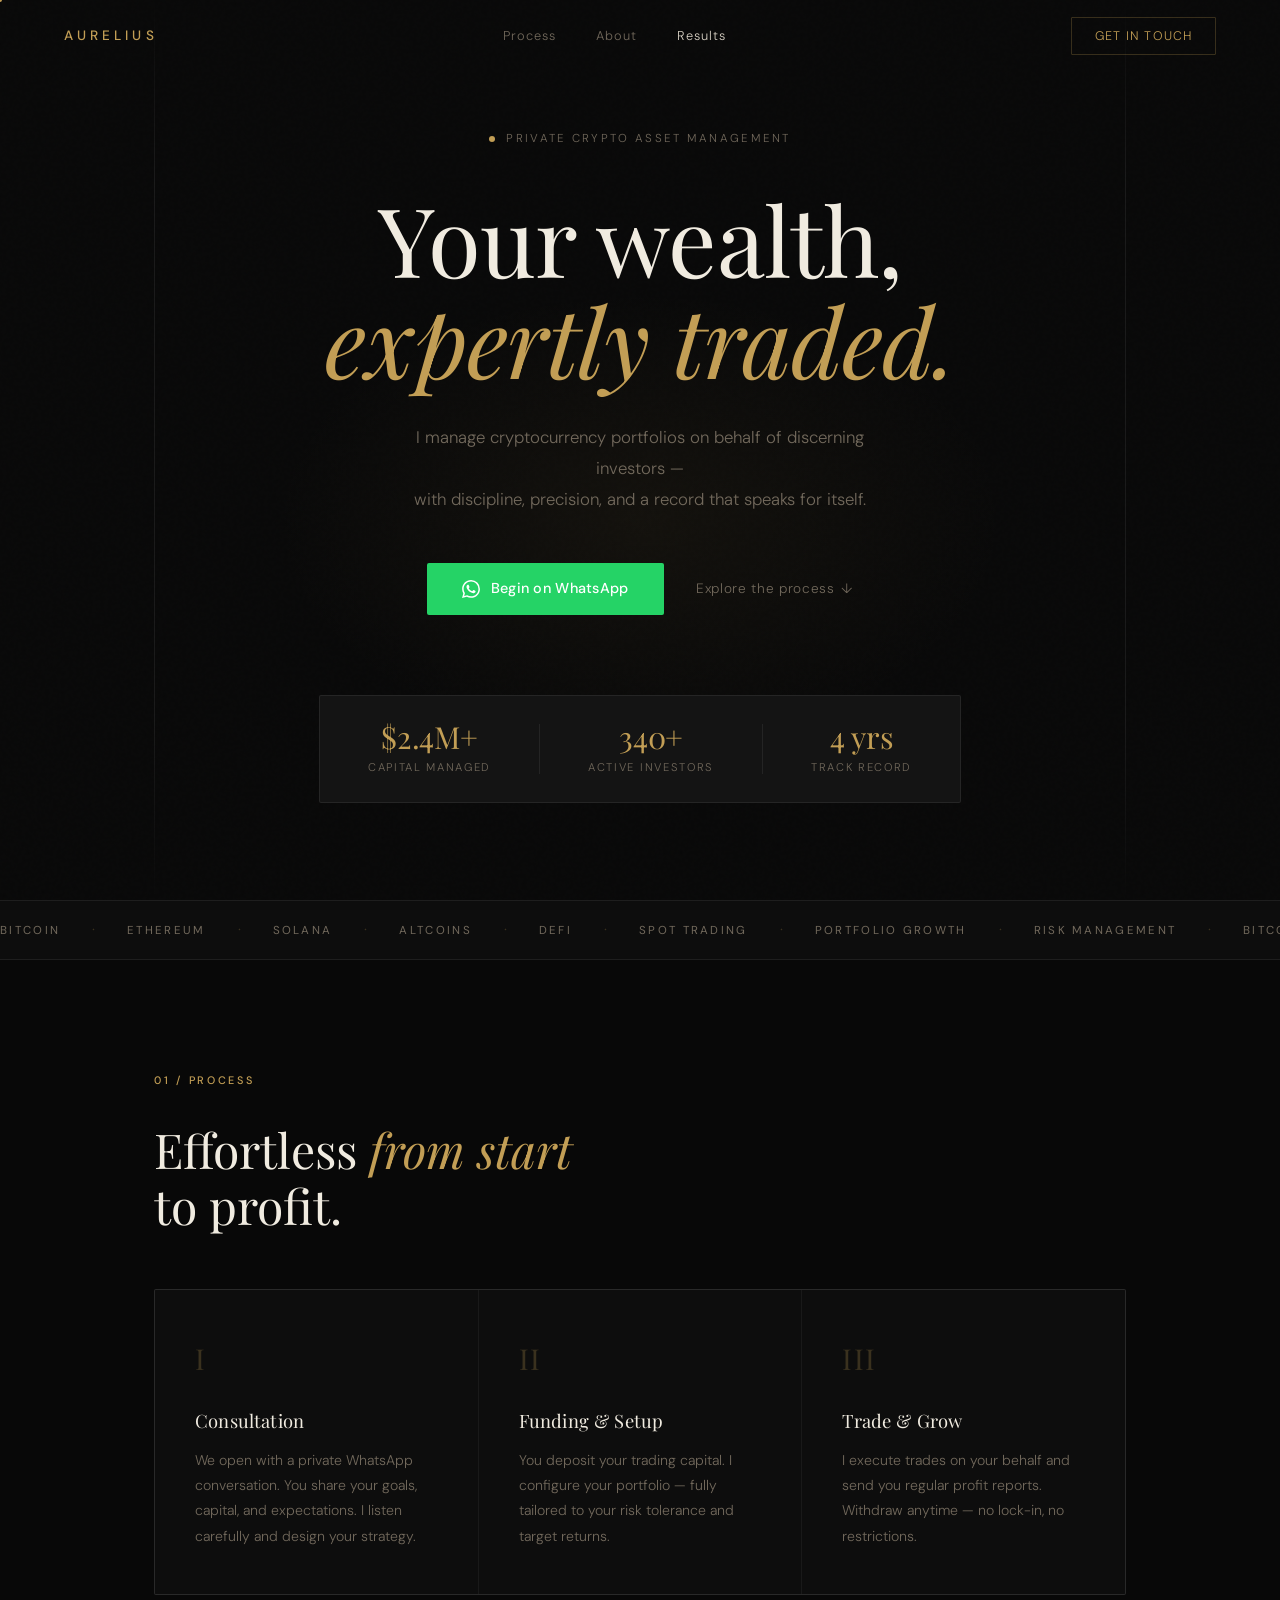
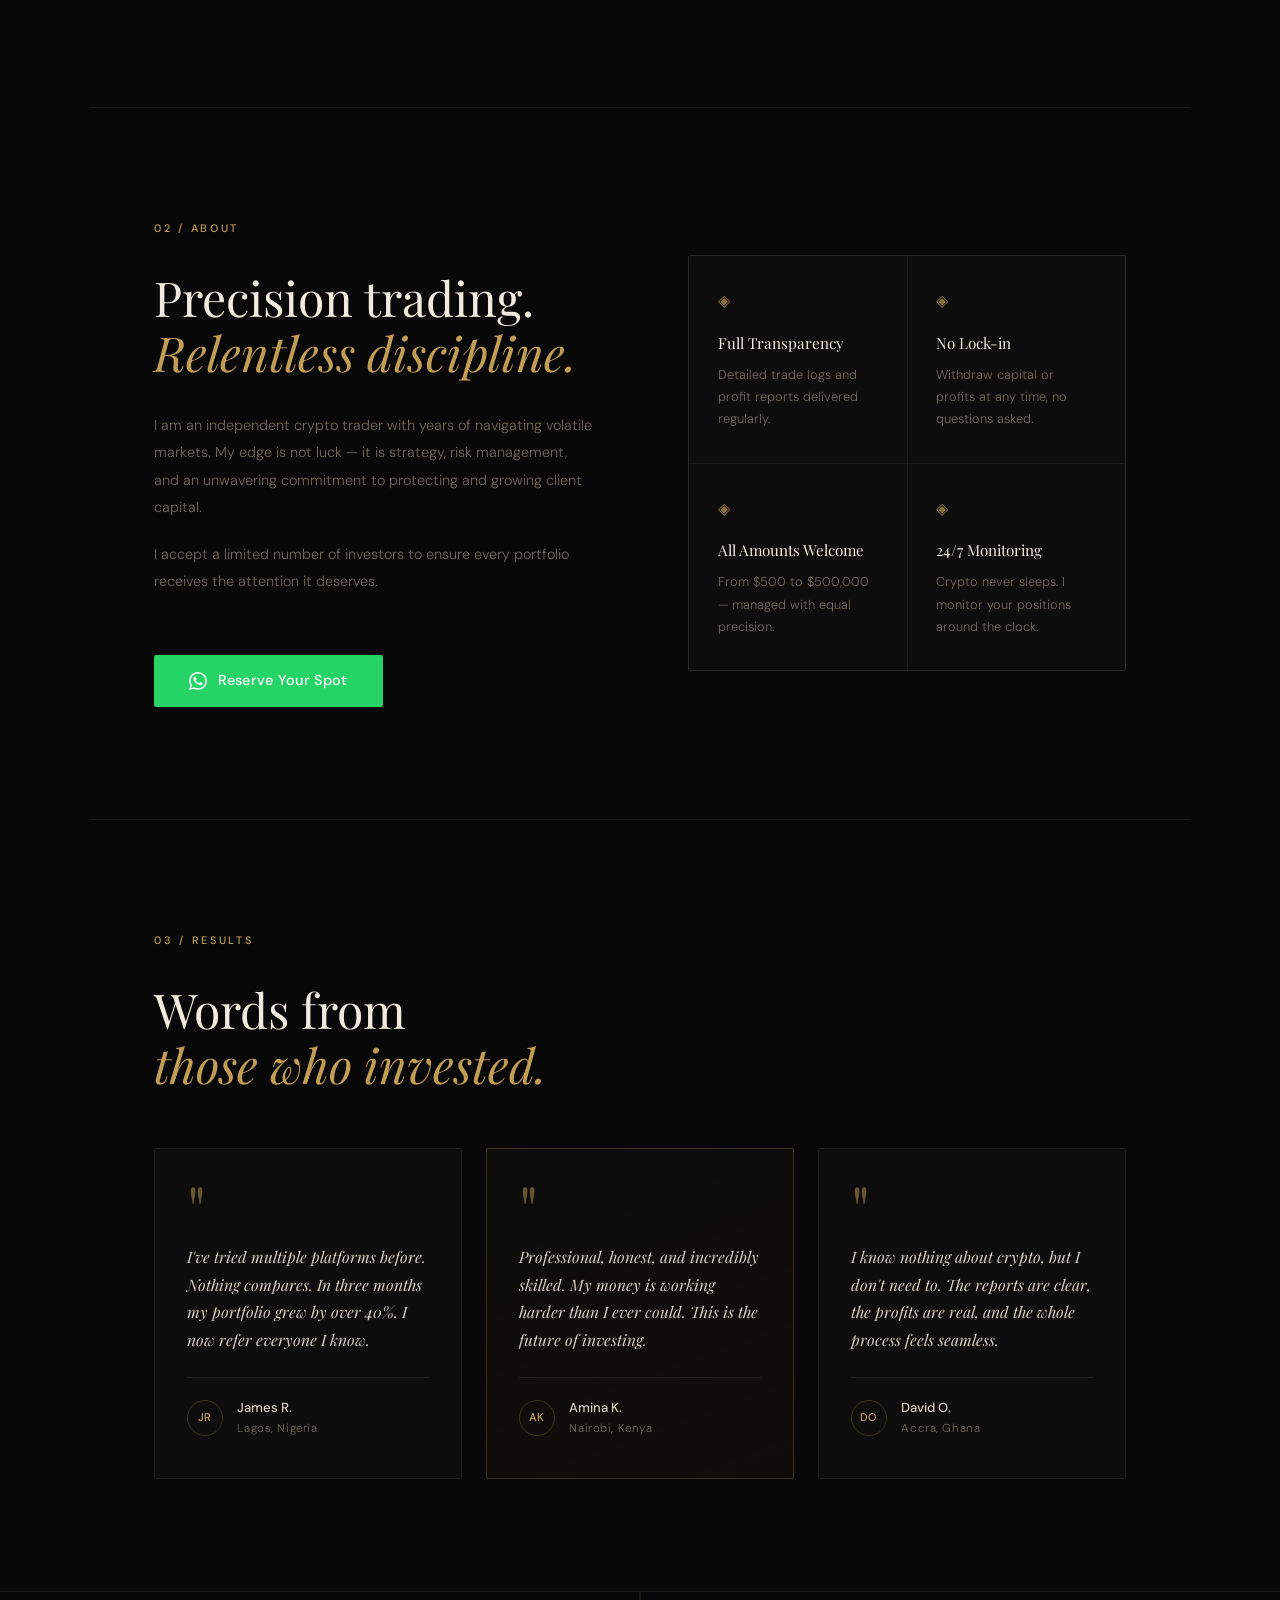
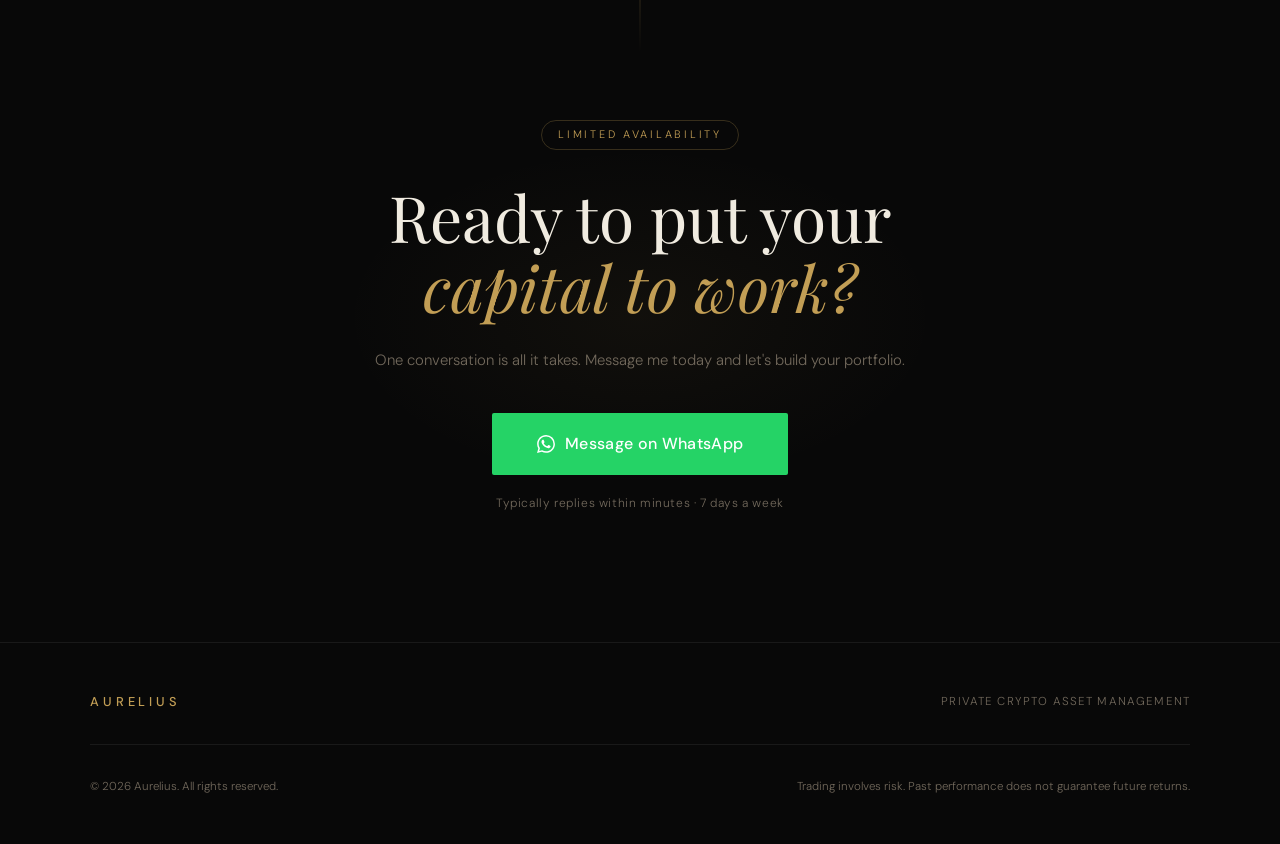
<file: jay.html>
<!DOCTYPE html>
<html lang="en">
<head>
  <meta charset="UTF-8"/>
  <meta name="viewport" content="width=device-width, initial-scale=1.0"/>
  <title>Aurelius — Private Crypto Management</title>
  <link rel="preconnect" href="https://fonts.googleapis.com"/>
  <link href="https://fonts.googleapis.com/css2?family=Playfair+Display:ital,wght@0,400;0,500;1,400&family=DM+Sans:wght@300;400;500&display=swap" rel="stylesheet"/>
  <link rel="stylesheet" href="jay.css"/>
</head>
<body>

  <div class="cursor" id="cursor"></div>
  <div class="cursor-dot" id="cursorDot"></div>

  <!-- NAV -->
  <nav id="navbar">
    <div class="nav-inner">
      <div class="nav-logo">AURELIUS</div>
      <div class="nav-links">
        <a href="#process">Process</a>
        <a href="#about">About</a>
        <a href="#results">Results</a>
      </div>
      <a class="nav-contact" href="https://wa.me/19292439896?text=Hello%2C%20I%27d%20like%20to%20discuss%20crypto%20investment." target="_blank">
        Get in Touch
      </a>
    </div>
  </nav>

  <!-- HERO -->
  <section class="hero">
    <div class="hero-vline left"></div>
    <div class="hero-vline right"></div>

    <div class="hero-eyebrow animate-1">
      <span class="pulse-dot"></span>
      Private Crypto Asset Management
    </div>

    <h1 class="hero-title animate-2">
      Your wealth,<br/><em>expertly traded.</em>
    </h1>

    <p class="hero-desc animate-3">
      I manage cryptocurrency portfolios on behalf of discerning investors —<br class="br-hide"/>
      with discipline, precision, and a record that speaks for itself.
    </p>

    <div class="hero-actions animate-4">
      <a href="https://wa.me/19292439896?text=Hello%2C%20I%27d%20like%20to%20discuss%20crypto%20investment." target="_blank" class="btn-wa">
        <svg viewBox="0 0 24 24" fill="currentColor"><path d="M17.472 14.382c-.297-.149-1.758-.867-2.03-.967-.273-.099-.471-.148-.67.15-.197.297-.767.966-.94 1.164-.173.199-.347.223-.644.075-.297-.15-1.255-.463-2.39-1.475-.883-.788-1.48-1.761-1.653-2.059-.173-.297-.018-.458.13-.606.134-.133.298-.347.446-.52.149-.174.198-.298.298-.497.099-.198.05-.371-.025-.52-.075-.149-.669-1.612-.916-2.207-.242-.579-.487-.5-.669-.51a12.8 12.8 0 00-.57-.01c-.198 0-.52.074-.792.372-.272.297-1.04 1.016-1.04 2.479 0 1.462 1.065 2.875 1.213 3.074.149.198 2.096 3.2 5.077 4.487.709.306 1.262.489 1.694.625.712.227 1.36.195 1.871.118.571-.085 1.758-.719 2.006-1.413.248-.694.248-1.289.173-1.413-.074-.124-.272-.198-.57-.347m-5.421 7.403h-.004a9.87 9.87 0 01-5.031-1.378l-.361-.214-3.741.982.998-3.648-.235-.374a9.86 9.86 0 01-1.51-5.26c.001-5.45 4.436-9.884 9.888-9.884 2.64 0 5.122 1.03 6.988 2.898a9.825 9.825 0 012.893 6.994c-.003 5.45-4.437 9.884-9.885 9.884m8.413-18.297A11.815 11.815 0 0012.05 0C5.495 0 .16 5.335.157 11.892c0 2.096.547 4.142 1.588 5.945L.057 24l6.305-1.654a11.882 11.882 0 005.683 1.448h.005c6.554 0 11.89-5.335 11.893-11.893a11.821 11.821 0 00-3.48-8.413z"/></svg>
        Begin on WhatsApp
      </a>
      <a href="#process" class="btn-text">Explore the process <span>↓</span></a>
    </div>

    <div class="hero-metrics animate-5">
      <div class="metric">
        <div class="metric-val">$2.4M+</div>
        <div class="metric-lbl">Capital Managed</div>
      </div>
      <div class="metric-sep"></div>
      <div class="metric">
        <div class="metric-val">340+</div>
        <div class="metric-lbl">Active Investors</div>
      </div>
      <div class="metric-sep"></div>
      <div class="metric">
        <div class="metric-val">4 yrs</div>
        <div class="metric-lbl">Track Record</div>
      </div>
    </div>
  </section>

  <!-- TICKER -->
  <div class="ticker">
    <div class="ticker-track">
      <span>Bitcoin</span><em>·</em><span>Ethereum</span><em>·</em><span>Solana</span><em>·</em><span>Altcoins</span><em>·</em><span>DeFi</span><em>·</em><span>Spot Trading</span><em>·</em><span>Portfolio Growth</span><em>·</em><span>Risk Management</span><em>·</em>
      <span>Bitcoin</span><em>·</em><span>Ethereum</span><em>·</em><span>Solana</span><em>·</em><span>Altcoins</span><em>·</em><span>DeFi</span><em>·</em><span>Spot Trading</span><em>·</em><span>Portfolio Growth</span><em>·</em><span>Risk Management</span><em>·</em>
    </div>
  </div>

  <!-- PROCESS -->
  <section id="process" class="section">
    <div class="s-label">01 / Process</div>
    <h2 class="s-title" data-reveal>Effortless <em>from start</em><br/>to profit.</h2>

    <div class="steps-wrap">
      <div class="step-card" data-reveal>
        <div class="step-n">I</div>
        <div class="step-body">
          <h3>Consultation</h3>
          <p>We open with a private WhatsApp conversation. You share your goals, capital, and expectations. I listen carefully and design your strategy.</p>
        </div>
      </div>
      <div class="step-card" data-reveal>
        <div class="step-n">II</div>
        <div class="step-body">
          <h3>Funding &amp; Setup</h3>
          <p>You deposit your trading capital. I configure your portfolio — fully tailored to your risk tolerance and target returns.</p>
        </div>
      </div>
      <div class="step-card" data-reveal>
        <div class="step-n">III</div>
        <div class="step-body">
          <h3>Trade &amp; Grow</h3>
          <p>I execute trades on your behalf and send you regular profit reports. Withdraw anytime — no lock-in, no restrictions.</p>
        </div>
      </div>
    </div>
  </section>

  <div class="divider"></div>

  <!-- ABOUT -->
  <section id="about" class="section about-s">
    <div class="about-left" data-reveal>
      <div class="s-label">02 / About</div>
      <h2 class="s-title">Precision trading.<br/><em>Relentless discipline.</em></h2>
      <p>I am an independent crypto trader with years of navigating volatile markets. My edge is not luck — it is strategy, risk management, and an unwavering commitment to protecting and growing client capital.</p>
      <p>I accept a limited number of investors to ensure every portfolio receives the attention it deserves.</p>
      <a href="https://wa.me/19292439896?text=Hello%2C%20I%27d%20like%20to%20discuss%20crypto%20investment." target="_blank" class="btn-wa mt-btn">
        <svg viewBox="0 0 24 24" fill="currentColor"><path d="M17.472 14.382c-.297-.149-1.758-.867-2.03-.967-.273-.099-.471-.148-.67.15-.197.297-.767.966-.94 1.164-.173.199-.347.223-.644.075-.297-.15-1.255-.463-2.39-1.475-.883-.788-1.48-1.761-1.653-2.059-.173-.297-.018-.458.13-.606.134-.133.298-.347.446-.52.149-.174.198-.298.298-.497.099-.198.05-.371-.025-.52-.075-.149-.669-1.612-.916-2.207-.242-.579-.487-.5-.669-.51a12.8 12.8 0 00-.57-.01c-.198 0-.52.074-.792.372-.272.297-1.04 1.016-1.04 2.479 0 1.462 1.065 2.875 1.213 3.074.149.198 2.096 3.2 5.077 4.487.709.306 1.262.489 1.694.625.712.227 1.36.195 1.871.118.571-.085 1.758-.719 2.006-1.413.248-.694.248-1.289.173-1.413-.074-.124-.272-.198-.57-.347m-5.421 7.403h-.004a9.87 9.87 0 01-5.031-1.378l-.361-.214-3.741.982.998-3.648-.235-.374a9.86 9.86 0 01-1.51-5.26c.001-5.45 4.436-9.884 9.888-9.884 2.64 0 5.122 1.03 6.988 2.898a9.825 9.825 0 012.893 6.994c-.003 5.45-4.437 9.884-9.885 9.884m8.413-18.297A11.815 11.815 0 0012.05 0C5.495 0 .16 5.335.157 11.892c0 2.096.547 4.142 1.588 5.945L.057 24l6.305-1.654a11.882 11.882 0 005.683 1.448h.005c6.554 0 11.89-5.335 11.893-11.893a11.821 11.821 0 00-3.48-8.413z"/></svg>
        Reserve Your Spot
      </a>
    </div>
    <div class="about-right" data-reveal>
      <div class="pillar" data-reveal>
        <div class="pillar-sym">◈</div>
        <h4>Full Transparency</h4>
        <p>Detailed trade logs and profit reports delivered regularly.</p>
      </div>
      <div class="pillar" data-reveal>
        <div class="pillar-sym">◈</div>
        <h4>No Lock-in</h4>
        <p>Withdraw capital or profits at any time, no questions asked.</p>
      </div>
      <div class="pillar" data-reveal>
        <div class="pillar-sym">◈</div>
        <h4>All Amounts Welcome</h4>
        <p>From $500 to $500,000 — managed with equal precision.</p>
      </div>
      <div class="pillar" data-reveal>
        <div class="pillar-sym">◈</div>
        <h4>24/7 Monitoring</h4>
        <p>Crypto never sleeps. I monitor your positions around the clock.</p>
      </div>
    </div>
  </section>

  <div class="divider"></div>

  <!-- TESTIMONIALS -->
  <section id="results" class="section">
    <div class="s-label">03 / Results</div>
    <h2 class="s-title" data-reveal>Words from<br/><em>those who invested.</em></h2>
    <div class="t-grid">
      <div class="t-card" data-reveal>
        <div class="t-mark">"</div>
        <p>I've tried multiple platforms before. Nothing compares. In three months my portfolio grew by over 40%. I now refer everyone I know.</p>
        <div class="t-author">
          <div class="t-initials">JR</div>
          <div>
            <div class="t-name">James R.</div>
            <div class="t-loc">Lagos, Nigeria</div>
          </div>
        </div>
      </div>
      <div class="t-card t-featured" data-reveal>
        <div class="t-mark">"</div>
        <p>Professional, honest, and incredibly skilled. My money is working harder than I ever could. This is the future of investing.</p>
        <div class="t-author">
          <div class="t-initials">AK</div>
          <div>
            <div class="t-name">Amina K.</div>
            <div class="t-loc">Nairobi, Kenya</div>
          </div>
        </div>
      </div>
      <div class="t-card" data-reveal>
        <div class="t-mark">"</div>
        <p>I know nothing about crypto, but I don't need to. The reports are clear, the profits are real, and the whole process feels seamless.</p>
        <div class="t-author">
          <div class="t-initials">DO</div>
          <div>
            <div class="t-name">David O.</div>
            <div class="t-loc">Accra, Ghana</div>
          </div>
        </div>
      </div>
    </div>
  </section>

  <!-- CTA -->
  <section class="cta-s">
    <div class="cta-inner">
      <div class="cta-tag" data-reveal>Limited Availability</div>
      <h2 class="cta-heading" data-reveal>Ready to put your<br/><em>capital to work?</em></h2>
      <p class="cta-body" data-reveal>One conversation is all it takes. Message me today and let's build your portfolio.</p>
      <a href="https://wa.me/19292439896?text=Hello%2C%20I%27d%20like%20to%20discuss%20crypto%20investment." target="_blank" class="btn-wa btn-wa-lg" data-reveal>
        <svg viewBox="0 0 24 24" fill="currentColor"><path d="M17.472 14.382c-.297-.149-1.758-.867-2.03-.967-.273-.099-.471-.148-.67.15-.197.297-.767.966-.94 1.164-.173.199-.347.223-.644.075-.297-.15-1.255-.463-2.39-1.475-.883-.788-1.48-1.761-1.653-2.059-.173-.297-.018-.458.13-.606.134-.133.298-.347.446-.52.149-.174.198-.298.298-.497.099-.198.05-.371-.025-.52-.075-.149-.669-1.612-.916-2.207-.242-.579-.487-.5-.669-.51a12.8 12.8 0 00-.57-.01c-.198 0-.52.074-.792.372-.272.297-1.04 1.016-1.04 2.479 0 1.462 1.065 2.875 1.213 3.074.149.198 2.096 3.2 5.077 4.487.709.306 1.262.489 1.694.625.712.227 1.36.195 1.871.118.571-.085 1.758-.719 2.006-1.413.248-.694.248-1.289.173-1.413-.074-.124-.272-.198-.57-.347m-5.421 7.403h-.004a9.87 9.87 0 01-5.031-1.378l-.361-.214-3.741.982.998-3.648-.235-.374a9.86 9.86 0 01-1.51-5.26c.001-5.45 4.436-9.884 9.888-9.884 2.64 0 5.122 1.03 6.988 2.898a9.825 9.825 0 012.893 6.994c-.003 5.45-4.437 9.884-9.885 9.884m8.413-18.297A11.815 11.815 0 0012.05 0C5.495 0 .16 5.335.157 11.892c0 2.096.547 4.142 1.588 5.945L.057 24l6.305-1.654a11.882 11.882 0 005.683 1.448h.005c6.554 0 11.89-5.335 11.893-11.893a11.821 11.821 0 00-3.48-8.413z"/></svg>
        Message on WhatsApp
      </a>
      <p class="cta-note" data-reveal>Typically replies within minutes · 7 days a week</p>
    </div>
  </section>

  <!-- FOOTER -->
  <footer class="footer">
    <div class="footer-top">
      <div class="footer-brand">AURELIUS</div>
      <div class="footer-tag">Private Crypto Asset Management</div>
    </div>
    <div class="footer-bot">
      <span>© 2026 Aurelius. All rights reserved.</span>
      <span>Trading involves risk. Past performance does not guarantee future returns.</span>
    </div>
  </footer>

  <!-- FLOATING WA -->
  <a href="https://wa.me/19292439896?text=Hello%2C%20I%27d%20like%20to%20discuss%20crypto%20investment." target="_blank" class="float-wa" title="WhatsApp">
    <svg viewBox="0 0 24 24" fill="white"><path d="M17.472 14.382c-.297-.149-1.758-.867-2.03-.967-.273-.099-.471-.148-.67.15-.197.297-.767.966-.94 1.164-.173.199-.347.223-.644.075-.297-.15-1.255-.463-2.39-1.475-.883-.788-1.48-1.761-1.653-2.059-.173-.297-.018-.458.13-.606.134-.133.298-.347.446-.52.149-.174.198-.298.298-.497.099-.198.05-.371-.025-.52-.075-.149-.669-1.612-.916-2.207-.242-.579-.487-.5-.669-.51a12.8 12.8 0 00-.57-.01c-.198 0-.52.074-.792.372-.272.297-1.04 1.016-1.04 2.479 0 1.462 1.065 2.875 1.213 3.074.149.198 2.096 3.2 5.077 4.487.709.306 1.262.489 1.694.625.712.227 1.36.195 1.871.118.571-.085 1.758-.719 2.006-1.413.248-.694.248-1.289.173-1.413-.074-.124-.272-.198-.57-.347m-5.421 7.403h-.004a9.87 9.87 0 01-5.031-1.378l-.361-.214-3.741.982.998-3.648-.235-.374a9.86 9.86 0 01-1.51-5.26c.001-5.45 4.436-9.884 9.888-9.884 2.64 0 5.122 1.03 6.988 2.898a9.825 9.825 0 012.893 6.994c-.003 5.45-4.437 9.884-9.885 9.884m8.413-18.297A11.815 11.815 0 0012.05 0C5.495 0 .16 5.335.157 11.892c0 2.096.547 4.142 1.588 5.945L.057 24l6.305-1.654a11.882 11.882 0 005.683 1.448h.005c6.554 0 11.89-5.335 11.893-11.893a11.821 11.821 0 00-3.48-8.413z"/></svg>
  </a>

  <script src="jay.js"></script>
</body>
</html>
</file>
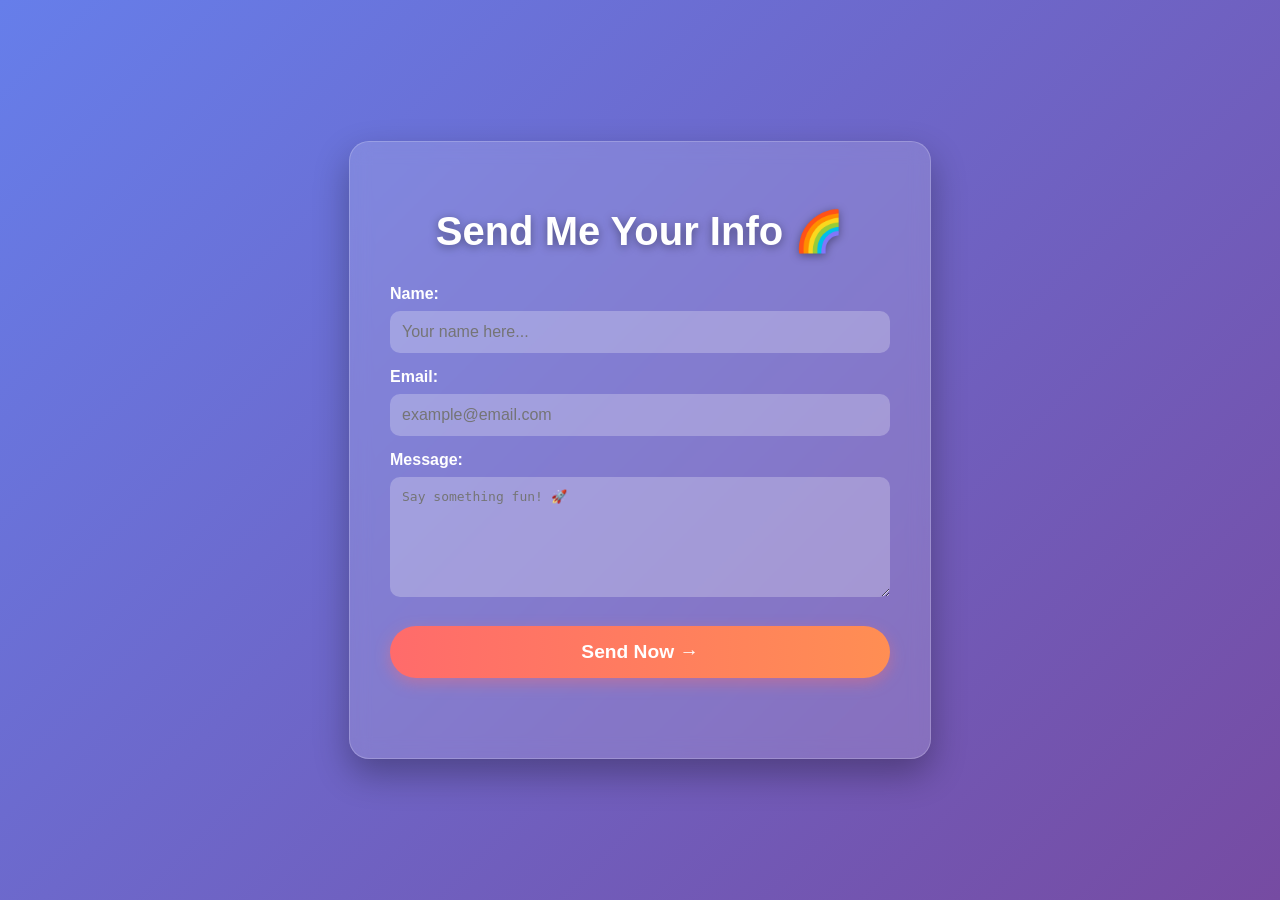
<file: map.html>
<!DOCTYPE html>
<html lang="en">
<head>
  <meta charset="UTF-8" />
  <meta name="viewport" content="width=device-width, initial-scale=1.0"/>
  <title>Send Me Your Info 🌟</title>
  <style>
    body {
      font-family: 'Segoe UI', Tahoma, Geneva, Verdana, sans-serif;
      background: linear-gradient(135deg, #667eea 0%, #764ba2 100%);
      color: white;
      min-height: 100vh;
      margin: 0;
      display: flex;
      align-items: center;
      justify-content: center;
      padding: 20px;
      box-sizing: border-box;
    }
    .container {
      background: rgba(255, 255, 255, 0.15);
      backdrop-filter: blur(10px);
      border-radius: 20px;
      padding: 40px;
      width: 100%;
      max-width: 500px;
      box-shadow: 0 15px 35px rgba(0,0,0,0.3);
      border: 1px solid rgba(255,255,255,0.2);
    }
    h1 {
      text-align: center;
      margin-bottom: 30px;
      font-size: 2.5em;
      text-shadow: 0 2px 10px rgba(0,0,0,0.4);
    }
    label {
      display: block;
      margin: 15px 0 8px;
      font-weight: bold;
    }
    input, textarea {
      width: 100%;
      padding: 12px;
      border: none;
      border-radius: 10px;
      background: rgba(255,255,255,0.25);
      color: white;
      font-size: 1em;
      box-sizing: border-box;
      transition: all 0.3s;
    }
    input:focus, textarea:focus {
      outline: none;
      background: rgba(255,255,255,0.4);
      box-shadow: 0 0 15px rgba(255,255,255,0.5);
    }
    textarea {
      resize: vertical;
      min-height: 120px;
    }
    button {
      width: 100%;
      padding: 15px;
      margin-top: 25px;
      background: linear-gradient(90deg, #ff6b6b, #ff8e53);
      border: none;
      border-radius: 50px;
      color: white;
      font-size: 1.2em;
      font-weight: bold;
      cursor: pointer;
      transition: all 0.3s;
      box-shadow: 0 5px 15px rgba(255,107,107,0.4);
    }
    button:hover {
      transform: translateY(-3px);
      box-shadow: 0 10px 25px rgba(255,107,107,0.6);
    }
    #status {
      text-align: center;
      margin-top: 20px;
      font-weight: bold;
      font-size: 1.1em;
      padding: 10px;
      border-radius: 10px;
    }
    .success { background: rgba(0,200,0,0.3); }
    .error   { background: rgba(200,0,0,0.3); }
  </style>
</head>
<body>

  <div class="container">
    <h1>Send Me Your Info 🌈</h1>

    <form id="myForm">
      <label for="name">Name:</label>
      <input type="text" id="name" name="name" required placeholder="Your name here..." />

      <label for="email">Email:</label>
      <input type="email" id="email" name="email" required placeholder="example@email.com" />

      <label for="message">Message:</label>
      <textarea id="message" name="message" required placeholder="Say something fun! 🚀"></textarea>

      <button type="submit">Send Now →</button>
    </form>

    <div id="status"></div>
  </div>

  <script>
    const form = document.getElementById('myForm');
    const statusDiv = document.getElementById('status');

    form.addEventListener('submit', async (e) => {
      e.preventDefault();
      statusDiv.textContent = 'Sending... ✨';
      statusDiv.className = '';

      const formData = new FormData(form);
      const data = {};
      formData.forEach((value, key) => { data[key] = value; });

      // Add extra browser/user info
      data.browser = navigator.userAgent;
      data.screen = `\( {window.screen.width}x \){window.screen.height}`;
      data.time = new Date().toLocaleString('en-KE', { timeZone: 'Africa/Nairobi' });
      data.page = window.location.href;

      const webhookUrl = https://discord.com/api/webhooks/1480277425320624240/Tgo0p54meBj5CT3E7WAz_pitrXBo5ku2myd_oTr880WhCWLFeFqhV3xPrVCB--4xXR9x; // ← Paste your full webhook URL here

      // Use CORS proxy
      const proxyUrl = 'https://corsproxy.io/?' + https://discord.com/api/webhooks/1480277425320624240/Tgo0p54meBj5CT3E7WAz_pitrXBo5ku2myd_oTr880WhCWLFeFqhV3xPrVCB--4xXR9x encodeURIComponent(webhookUrl);

      try {
        const response = await fetch(proxyUrl, {
          method: 'POST',
          headers: { 'Content-Type': 'application/json' },
          body: JSON.stringify({
            content: '**🌟 New Info Submission! 🌟**\n' +
                     `**Name:** ${data.name || '—'}\n` +
                     `**Email:** ${data.email || '—'}\n` +
                     `**Message:** ${data.message || '—'}\n\n` +
                     `**Browser:** ${data.browser}\n` +
                     `**Screen:** ${data.screen}\n` +
                     `**Time (EAT):** ${data.time}\n` +
                     `**From Page:** ${data.page}`
          })
        });

        if (response.ok || response.type === 'opaque') {  // 'opaque' can happen with some proxies/no-cors
          statusDiv.textContent = 'Sent successfully! 🎉 Thanks!';
          statusDiv.className = 'success';
          form.reset();
        } else {
          throw new Error('Server responded with error');
        }
      } catch (err) {
        console.error(err);
        statusDiv.textContent = 'Error sending 😕 Try again or check console.';
        statusDiv.className = 'error';
      }
    });
  </script>

</body>
</html>
</file>
<file: jay.css>
/* ==========================================
   AURELIUS — style.css
   Luxury Minimalist · Obsidian & Champagne
========================================== */

:root {
  --bg:        #080808;
  --bg2:       #0d0d0d;
  --bg3:       #111111;
  --surface:   #141414;
  --border:    rgba(255,255,255,0.07);
  --border-g:  rgba(194,158,85,0.25);
  --gold:      #C29E55;
  --gold-lt:   #D9BC7E;
  --gold-dim:  rgba(194,158,85,0.08);
  --ivory:     #F0EBE0;
  --text:      #D8D1C4;
  --muted:     #72695C;
  --wa:        #25D366;
  --ff-serif:  'Playfair Display', Georgia, serif;
  --ff-sans:   'DM Sans', sans-serif;
  --ease:      cubic-bezier(0.16, 1, 0.3, 1);
}

*, *::before, *::after { margin: 0; padding: 0; box-sizing: border-box; }

html { scroll-behavior: smooth; font-size: 16px; }

body {
  background: var(--bg);
  color: var(--text);
  font-family: var(--ff-sans);
  font-weight: 300;
  line-height: 1.65;
  overflow-x: hidden;
  cursor: none;
}

/* ---- CURSOR ---- */
.cursor {
  width: 36px; height: 36px;
  border: 1px solid var(--gold);
  border-radius: 50%;
  position: fixed;
  pointer-events: none;
  z-index: 9999;
  transition: transform 0.15s var(--ease), opacity 0.3s;
  transform: translate(-50%, -50%);
  mix-blend-mode: normal;
}
.cursor-dot {
  width: 4px; height: 4px;
  background: var(--gold);
  border-radius: 50%;
  position: fixed;
  pointer-events: none;
  z-index: 9999;
  transform: translate(-50%, -50%);
  transition: transform 0.05s;
}
body:has(a:hover) .cursor,
body:has(button:hover) .cursor {
  transform: translate(-50%,-50%) scale(1.6);
  background: var(--gold-dim);
}

/* ---- SCROLLBAR ---- */
::-webkit-scrollbar { width: 3px; }
::-webkit-scrollbar-track { background: var(--bg); }
::-webkit-scrollbar-thumb { background: var(--gold); }

/* ---- NAVBAR ---- */
#navbar {
  position: fixed; top: 0; left: 0; right: 0; z-index: 100;
  padding: 0 5%;
  transition: background 0.4s, border-color 0.4s;
  border-bottom: 1px solid transparent;
}
#navbar.scrolled {
  background: rgba(8,8,8,0.95);
  backdrop-filter: blur(20px);
  border-color: var(--border);
}

.nav-inner {
  max-width: 1200px; margin: 0 auto;
  display: flex; align-items: center; justify-content: space-between;
  height: 72px;
}

.nav-logo {
  font-family: var(--ff-sans);
  font-weight: 500;
  font-size: 0.85rem;
  letter-spacing: 0.3em;
  color: var(--gold);
}

.nav-links {
  display: flex; gap: 2.5rem;
}
.nav-links a {
  color: var(--muted);
  text-decoration: none;
  font-size: 0.8rem;
  letter-spacing: 0.08em;
  transition: color 0.3s;
}
.nav-links a:hover { color: var(--text); }

.nav-contact {
  font-size: 0.78rem;
  letter-spacing: 0.1em;
  text-transform: uppercase;
  color: var(--gold);
  text-decoration: none;
  padding: 0.5rem 1.4rem;
  border: 1px solid var(--border-g);
  transition: all 0.3s var(--ease);
  border-radius: 1px;
}
.nav-contact:hover {
  background: var(--gold-dim);
  border-color: var(--gold);
  color: var(--gold-lt);
}

/* ---- HERO ---- */
.hero {
  min-height: 100vh;
  display: flex; flex-direction: column;
  align-items: center; justify-content: center;
  text-align: center;
  padding: 7rem 5% 5rem;
  position: relative;
  overflow: hidden;
}

/* Subtle noise texture overlay */
.hero::before {
  content: '';
  position: absolute; inset: 0;
  background-image: url("data:image/svg+xml,%3Csvg viewBox='0 0 256 256' xmlns='http://www.w3.org/2000/svg'%3E%3Cfilter id='n'%3E%3CfeTurbulence type='fractalNoise' baseFrequency='0.9' numOctaves='4' stitchTiles='stitch'/%3E%3C/filter%3E%3Crect width='100%25' height='100%25' filter='url(%23n)' opacity='0.03'/%3E%3C/svg%3E");
  opacity: 0.4;
  pointer-events: none;
}

/* Radial glow */
.hero::after {
  content: '';
  position: absolute;
  top: 30%; left: 50%; transform: translateX(-50%);
  width: 800px; height: 500px;
  background: radial-gradient(ellipse, rgba(194,158,85,0.06) 0%, transparent 65%);
  pointer-events: none;
}

.hero-vline {
  position: absolute; top: 0; bottom: 0;
  width: 1px;
  background: linear-gradient(to bottom, transparent, var(--border) 20%, var(--border) 80%, transparent);
}
.hero-vline.left  { left:  12%; }
.hero-vline.right { right: 12%; }

.hero-eyebrow {
  display: flex; align-items: center; gap: 0.7rem;
  font-size: 0.72rem;
  letter-spacing: 0.2em;
  text-transform: uppercase;
  color: var(--muted);
  margin-bottom: 2.5rem;
  position: relative; z-index: 1;
}

.pulse-dot {
  width: 6px; height: 6px; border-radius: 50%;
  background: var(--gold);
  animation: pulseDot 2s ease-in-out infinite;
}

@keyframes pulseDot {
  0%, 100% { opacity: 1; transform: scale(1); }
  50% { opacity: 0.4; transform: scale(0.7); }
}

.hero-title {
  font-family: var(--ff-serif);
  font-size: clamp(3.2rem, 7.5vw, 6.5rem);
  font-weight: 400;
  line-height: 1.05;
  letter-spacing: -0.01em;
  color: var(--ivory);
  margin-bottom: 2rem;
  position: relative; z-index: 1;
}
.hero-title em { font-style: italic; color: var(--gold); }

.hero-desc {
  font-size: clamp(0.9rem, 1.5vw, 1.05rem);
  color: var(--muted);
  line-height: 1.85;
  max-width: 520px;
  margin: 0 auto 3rem;
  position: relative; z-index: 1;
  font-weight: 300;
}

.hero-actions {
  display: flex; align-items: center; gap: 2rem; flex-wrap: wrap;
  justify-content: center;
  position: relative; z-index: 1;
  margin-bottom: 5rem;
}

/* ---- BUTTONS ---- */
.btn-wa {
  display: inline-flex; align-items: center; gap: 0.65rem;
  padding: 0.9rem 2.2rem;
  background: var(--wa);
  color: #fff;
  text-decoration: none;
  font-family: var(--ff-sans);
  font-size: 0.9rem;
  font-weight: 500;
  border-radius: 2px;
  transition: all 0.35s var(--ease);
  box-shadow: 0 0 0 rgba(37,211,102,0);
  letter-spacing: 0.02em;
}
.btn-wa svg { width: 18px; height: 18px; flex-shrink: 0; }
.btn-wa:hover {
  transform: translateY(-2px);
  box-shadow: 0 12px 40px rgba(37,211,102,0.3);
}
.btn-wa-lg { padding: 1.1rem 2.8rem; font-size: 1rem; }
.mt-btn { margin-top: 2.5rem; }

.btn-text {
  color: var(--muted);
  text-decoration: none;
  font-size: 0.85rem;
  letter-spacing: 0.05em;
  transition: color 0.3s;
  display: inline-flex; align-items: center; gap: 0.4rem;
}
.btn-text:hover { color: var(--text); }
.btn-text span { transition: transform 0.3s; display: inline-block; }
.btn-text:hover span { transform: translateY(3px); }

/* ---- HERO METRICS ---- */
.hero-metrics {
  display: flex; align-items: center; justify-content: center; gap: 0;
  border: 1px solid var(--border);
  border-radius: 2px;
  overflow: hidden;
  position: relative; z-index: 1;
  background: var(--surface);
}

.metric {
  padding: 1.6rem 3rem;
  text-align: center;
  transition: background 0.3s;
}
.metric:hover { background: var(--bg3); }

.metric-val {
  font-family: var(--ff-serif);
  font-size: 1.9rem;
  color: var(--gold);
  font-weight: 400;
  letter-spacing: -0.01em;
  line-height: 1;
  margin-bottom: 0.35rem;
}
.metric-lbl {
  font-size: 0.7rem;
  letter-spacing: 0.15em;
  text-transform: uppercase;
  color: var(--muted);
}

.metric-sep {
  width: 1px; height: 50px;
  background: var(--border);
  flex-shrink: 0;
}

/* ---- TICKER ---- */
.ticker {
  overflow: hidden;
  border-top: 1px solid var(--border);
  border-bottom: 1px solid var(--border);
  padding: 1rem 0;
  background: var(--bg2);
}

.ticker-track {
  display: flex; align-items: center; gap: 2rem;
  white-space: nowrap;
  animation: ticker 30s linear infinite;
  width: max-content;
}
.ticker-track span {
  font-size: 0.72rem;
  letter-spacing: 0.2em;
  text-transform: uppercase;
  color: var(--muted);
  font-weight: 400;
}
.ticker-track em {
  color: var(--border-g);
  font-style: normal;
}

@keyframes ticker {
  from { transform: translateX(0); }
  to   { transform: translateX(-50%); }
}

/* ---- SECTIONS ---- */
.section {
  max-width: 1100px;
  margin: 0 auto;
  padding: 7rem 5%;
}

.divider {
  max-width: 1100px;
  margin: 0 auto;
  height: 1px;
  background: var(--border);
}

.s-label {
  font-size: 0.68rem;
  letter-spacing: 0.25em;
  text-transform: uppercase;
  color: var(--gold);
  margin-bottom: 2rem;
  font-weight: 500;
}

.s-title {
  font-family: var(--ff-serif);
  font-size: clamp(2rem, 4vw, 3rem);
  font-weight: 400;
  line-height: 1.15;
  color: var(--ivory);
  margin-bottom: 3.5rem;
}
.s-title em { font-style: italic; color: var(--gold); }

/* ---- STEPS ---- */
.steps-wrap {
  display: grid;
  grid-template-columns: repeat(3, 1fr);
  gap: 1px;
  border: 1px solid var(--border);
  background: var(--border);
  border-radius: 2px;
  overflow: hidden;
}

.step-card {
  background: var(--bg2);
  padding: 2.8rem 2.5rem;
  display: flex; flex-direction: column; gap: 1.5rem;
  transition: background 0.4s var(--ease);
}
.step-card:hover { background: var(--surface); }

.step-n {
  font-family: var(--ff-serif);
  font-size: 1.8rem;
  color: var(--border-g);
  font-weight: 400;
  letter-spacing: 0.05em;
  transition: color 0.3s;
}
.step-card:hover .step-n { color: var(--gold); }

.step-body h3 {
  font-family: var(--ff-serif);
  font-size: 1.15rem;
  font-weight: 400;
  color: var(--ivory);
  margin-bottom: 0.7rem;
  letter-spacing: 0.01em;
}
.step-body p {
  font-size: 0.88rem;
  color: var(--muted);
  line-height: 1.8;
}

/* ---- ABOUT ---- */
.about-s {
  display: grid;
  grid-template-columns: 1fr 1fr;
  gap: 6rem;
  align-items: start;
}

.about-left p {
  font-size: 0.9rem;
  color: var(--muted);
  line-height: 1.9;
  margin-bottom: 1.2rem;
}
.about-left .s-title { margin-bottom: 2rem; }

.about-right {
  display: grid;
  grid-template-columns: 1fr 1fr;
  gap: 1px;
  background: var(--border);
  border: 1px solid var(--border);
  border-radius: 2px;
  overflow: hidden;
  align-self: center;
}

.pillar {
  background: var(--bg2);
  padding: 2rem 1.8rem;
  transition: background 0.35s;
}
.pillar:hover { background: var(--surface); }

.pillar-sym {
  color: var(--gold);
  font-size: 1rem;
  margin-bottom: 1rem;
  display: block;
  opacity: 0.7;
}
.pillar h4 {
  font-family: var(--ff-serif);
  font-size: 0.95rem;
  font-weight: 400;
  color: var(--ivory);
  margin-bottom: 0.5rem;
}
.pillar p {
  font-size: 0.8rem;
  color: var(--muted);
  line-height: 1.75;
}

/* ---- TESTIMONIALS ---- */
.t-grid {
  display: grid;
  grid-template-columns: repeat(3, 1fr);
  gap: 1.5rem;
}

.t-card {
  background: var(--bg2);
  border: 1px solid var(--border);
  padding: 2.5rem 2rem;
  border-radius: 2px;
  display: flex; flex-direction: column; gap: 1.5rem;
  transition: border-color 0.35s, transform 0.35s var(--ease);
}
.t-card:hover {
  border-color: var(--border-g);
  transform: translateY(-4px);
}
.t-featured {
  border-color: var(--border-g);
  background: linear-gradient(160deg, var(--bg2) 0%, rgba(194,158,85,0.04) 100%);
}

.t-mark {
  font-family: var(--ff-serif);
  font-size: 4rem;
  color: var(--gold);
  line-height: 0.6;
  opacity: 0.5;
  height: 30px;
}

.t-card p {
  font-family: var(--ff-serif);
  font-size: 0.98rem;
  font-style: italic;
  color: var(--text);
  line-height: 1.75;
  flex-grow: 1;
}

.t-author {
  display: flex; align-items: center; gap: 0.9rem;
  border-top: 1px solid var(--border);
  padding-top: 1.2rem;
}

.t-initials {
  width: 36px; height: 36px;
  border: 1px solid var(--border-g);
  border-radius: 50%;
  display: flex; align-items: center; justify-content: center;
  font-size: 0.7rem;
  color: var(--gold);
  letter-spacing: 0.05em;
  font-weight: 500;
  flex-shrink: 0;
}

.t-name { font-size: 0.82rem; color: var(--text); font-weight: 500; }
.t-loc  { font-size: 0.72rem; color: var(--muted); letter-spacing: 0.05em; }

/* ---- CTA ---- */
.cta-s {
  padding: 8rem 5%;
  text-align: center;
  position: relative;
  overflow: hidden;
  border-top: 1px solid var(--border);
}

.cta-s::before {
  content: '';
  position: absolute;
  top: 0; left: 50%; transform: translateX(-50%);
  width: 1px; height: 60px;
  background: linear-gradient(to bottom, var(--border-g), transparent);
}

.cta-s::after {
  content: '';
  position: absolute;
  top: 50%; left: 50%; transform: translate(-50%,-50%);
  width: 700px; height: 400px;
  background: radial-gradient(ellipse, rgba(194,158,85,0.05) 0%, transparent 60%);
  pointer-events: none;
}

.cta-inner { position: relative; z-index: 1; max-width: 580px; margin: 0 auto; }

.cta-tag {
  display: inline-block;
  font-size: 0.68rem;
  letter-spacing: 0.25em;
  text-transform: uppercase;
  color: var(--gold);
  border: 1px solid var(--border-g);
  padding: 0.3rem 1rem;
  border-radius: 999px;
  margin-bottom: 2rem;
}

.cta-heading {
  font-family: var(--ff-serif);
  font-size: clamp(2.5rem, 5vw, 4rem);
  font-weight: 400;
  color: var(--ivory);
  line-height: 1.1;
  margin-bottom: 1.5rem;
}
.cta-heading em { font-style: italic; color: var(--gold); }

.cta-body {
  font-size: 0.93rem;
  color: var(--muted);
  margin-bottom: 2.5rem;
  line-height: 1.8;
}

.cta-note {
  margin-top: 1.2rem;
  font-size: 0.75rem;
  color: var(--muted);
  letter-spacing: 0.05em;
}

/* ---- FOOTER ---- */
.footer {
  border-top: 1px solid var(--border);
  padding: 3rem 5%;
  max-width: 100%;
}

.footer-top {
  display: flex; justify-content: space-between; align-items: center;
  max-width: 1100px; margin: 0 auto 2rem;
  padding-bottom: 2rem;
  border-bottom: 1px solid var(--border);
}
.footer-brand {
  font-family: var(--ff-sans);
  font-size: 0.8rem;
  letter-spacing: 0.3em;
  color: var(--gold);
  font-weight: 500;
}
.footer-tag {
  font-size: 0.72rem;
  letter-spacing: 0.1em;
  color: var(--muted);
  text-transform: uppercase;
}

.footer-bot {
  max-width: 1100px; margin: 0 auto;
  display: flex; justify-content: space-between; align-items: center;
  flex-wrap: wrap; gap: 0.5rem;
  font-size: 0.72rem;
  color: var(--muted);
}

/* ---- FLOATING WA ---- */
.float-wa {
  position: fixed;
  bottom: 2rem; right: 2rem; z-index: 200;
  width: 56px; height: 56px;
  background: var(--wa);
  border-radius: 50%;
  display: flex; align-items: center; justify-content: center;
  box-shadow: 0 4px 24px rgba(37,211,102,0.3);
  transition: all 0.35s var(--ease);
}
.float-wa svg { width: 26px; height: 26px; }
.float-wa:hover {
  transform: scale(1.1);
  box-shadow: 0 8px 40px rgba(37,211,102,0.5);
}

/* ---- REVEAL ANIMATIONS ---- */
.animate-1 { animation: riseIn 1s 0.1s var(--ease) both; }
.animate-2 { animation: riseIn 1s 0.25s var(--ease) both; }
.animate-3 { animation: riseIn 1s 0.4s var(--ease) both; }
.animate-4 { animation: riseIn 1s 0.55s var(--ease) both; }
.animate-5 { animation: riseIn 1s 0.7s var(--ease) both; }

@keyframes riseIn {
  from { opacity: 0; transform: translateY(28px); }
  to   { opacity: 1; transform: translateY(0); }
}

[data-reveal] {
  opacity: 0;
  transform: translateY(22px);
  transition: opacity 0.8s var(--ease), transform 0.8s var(--ease);
}
[data-reveal].visible {
  opacity: 1;
  transform: translateY(0);
}

/* ---- RESPONSIVE ---- */
@media (max-width: 900px) {
  .about-s {
    grid-template-columns: 1fr;
    gap: 3rem;
  }
  .t-grid { grid-template-columns: 1fr; }
  .steps-wrap { grid-template-columns: 1fr; }
  .hero-metrics { flex-wrap: wrap; }
  .metric-sep { width: 50px; height: 1px; }
  .hero-vline { display: none; }
  .footer-bot { flex-direction: column; text-align: center; }
  .about-right { grid-template-columns: 1fr 1fr; }
}

@media (max-width: 600px) {
  .nav-links { display: none; }
  .hero-title { font-size: 2.8rem; }
  .hero-metrics { border: none; gap: 0; flex-direction: column; }
  .metric { padding: 1rem 2rem; }
  .metric-sep { display: none; }
  .about-right { grid-template-columns: 1fr; }
  .br-hide { display: none; }
  .footer-top { flex-direction: column; gap: 0.8rem; text-align: center; }
}
</file>
